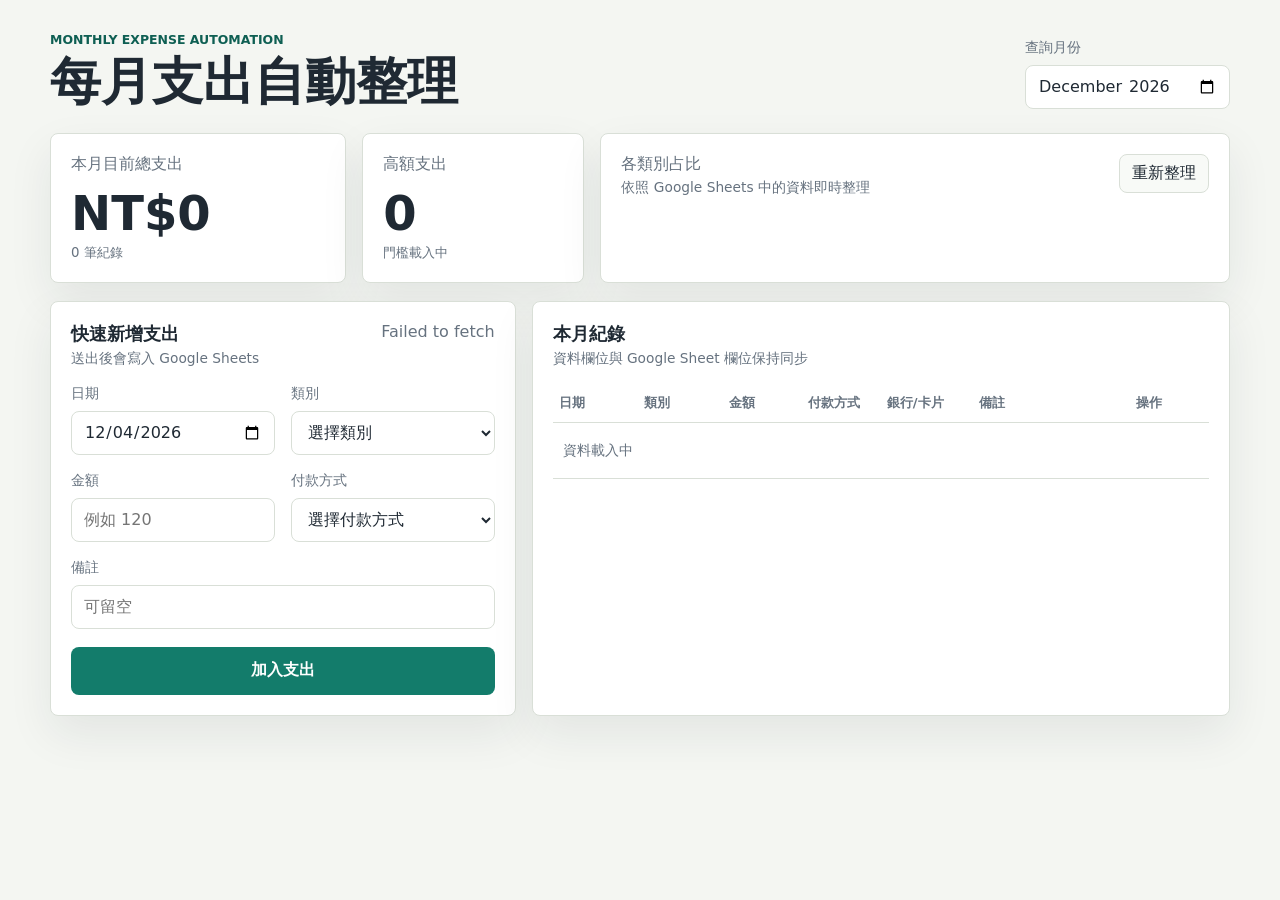
<file: index.html>
<!doctype html>
<html lang="zh-Hant">
  <head>
    <meta charset="utf-8">
    <meta name="viewport" content="width=device-width, initial-scale=1">
    <meta name="description" content="自動整理每月支出的 Google Sheets 記帳看板">
    <title>每月支出自動整理</title>
    <link rel="stylesheet" href="./styles.css">
  </head>
  <body>
    <main class="app-shell">
      <header class="topbar">
        <div>
          <p class="eyebrow">Monthly Expense Automation</p>
          <h1>每月支出自動整理</h1>
        </div>
        <label class="month-picker">
          <span>查詢月份</span>
          <input id="monthInput" type="month" aria-label="查詢月份">
        </label>
      </header>

      <section class="dashboard-grid" aria-label="支出統計看板">
        <article class="metric-panel">
          <span class="panel-label">本月目前總支出</span>
          <strong id="totalAmount">NT$0</strong>
          <small id="expenseCount">0 筆紀錄</small>
        </article>

        <article class="metric-panel">
          <span class="panel-label">高額支出</span>
          <strong id="highExpenseCount">0</strong>
          <small id="thresholdText">門檻載入中</small>
        </article>

        <article class="ratio-panel">
          <div class="panel-heading">
            <div>
              <span class="panel-label">各類別占比</span>
              <p class="panel-subtitle">依照 Google Sheets 中的資料即時整理</p>
            </div>
            <button id="refreshButton" class="ghost-button" type="button">重新整理</button>
          </div>
          <div id="categoryBreakdown" class="category-list"></div>
        </article>
      </section>

      <section class="workspace-grid">
        <form id="expenseForm" class="expense-form">
          <div class="panel-heading">
            <div>
              <h2>快速新增支出</h2>
              <p class="panel-subtitle">送出後會寫入 Google Sheets</p>
            </div>
            <span id="formStatus" role="status" aria-live="polite"></span>
          </div>

          <div class="form-grid">
            <label>
              <span>日期</span>
              <input name="date" type="date" required>
            </label>

            <label>
              <span>類別</span>
              <select id="categorySelect" name="category" required>
                <option value="">選擇類別</option>
              </select>
            </label>

            <label>
              <span>金額</span>
              <input name="amount" type="number" min="1" step="1" inputmode="decimal" placeholder="例如 120" required>
            </label>

            <label>
              <span>付款方式</span>
              <select id="paymentMethodSelect" name="paymentMethod" required>
                <option value="">選擇付款方式</option>
                <option value="現金">現金</option>
                <option value="轉帳">轉帳</option>
                <option value="信用卡">信用卡</option>
              </select>
            </label>

            <label id="transferFeeField" class="conditional-field is-hidden">
              <span>手續費</span>
              <input name="fee" type="number" min="0" step="1" inputmode="decimal" placeholder="例如 15">
            </label>

            <label id="transferBankField" class="conditional-field is-hidden">
              <span>轉帳銀行</span>
              <input name="transferBank" type="text" placeholder="例如 台新銀行">
            </label>

            <label id="cardNameField" class="conditional-field is-hidden">
              <span>卡片名稱</span>
              <input name="cardName" type="text" placeholder="例如 富邦 J 卡">
            </label>

            <label class="wide">
              <span>備註</span>
              <input name="note" type="text" placeholder="可留空">
            </label>
          </div>

          <div class="form-actions">
            <button id="submitButton" class="primary-action" type="submit">加入支出</button>
          </div>
        </form>

        <section class="recent-panel" aria-label="本月支出紀錄">
          <div class="panel-heading">
            <div>
              <h2>本月紀錄</h2>
              <p class="panel-subtitle">資料欄位與 Google Sheet 欄位保持同步</p>
            </div>
            <span id="lastUpdated"></span>
          </div>

          <div class="table-wrap">
            <table>
              <thead>
                <tr>
                  <th>日期</th>
                  <th>類別</th>
                  <th>金額</th>
                  <th>付款方式</th>
                  <th>銀行/卡片</th>
                  <th>備註</th>
                  <th>操作</th>
                </tr>
              </thead>
              <tbody id="expenseRows">
                <tr>
                  <td colspan="7" class="empty-state">資料載入中</td>
                </tr>
              </tbody>
            </table>
          </div>
        </section>
      </section>
    </main>

    <script src="./app.js"></script>
  </body>
</html>
</file>
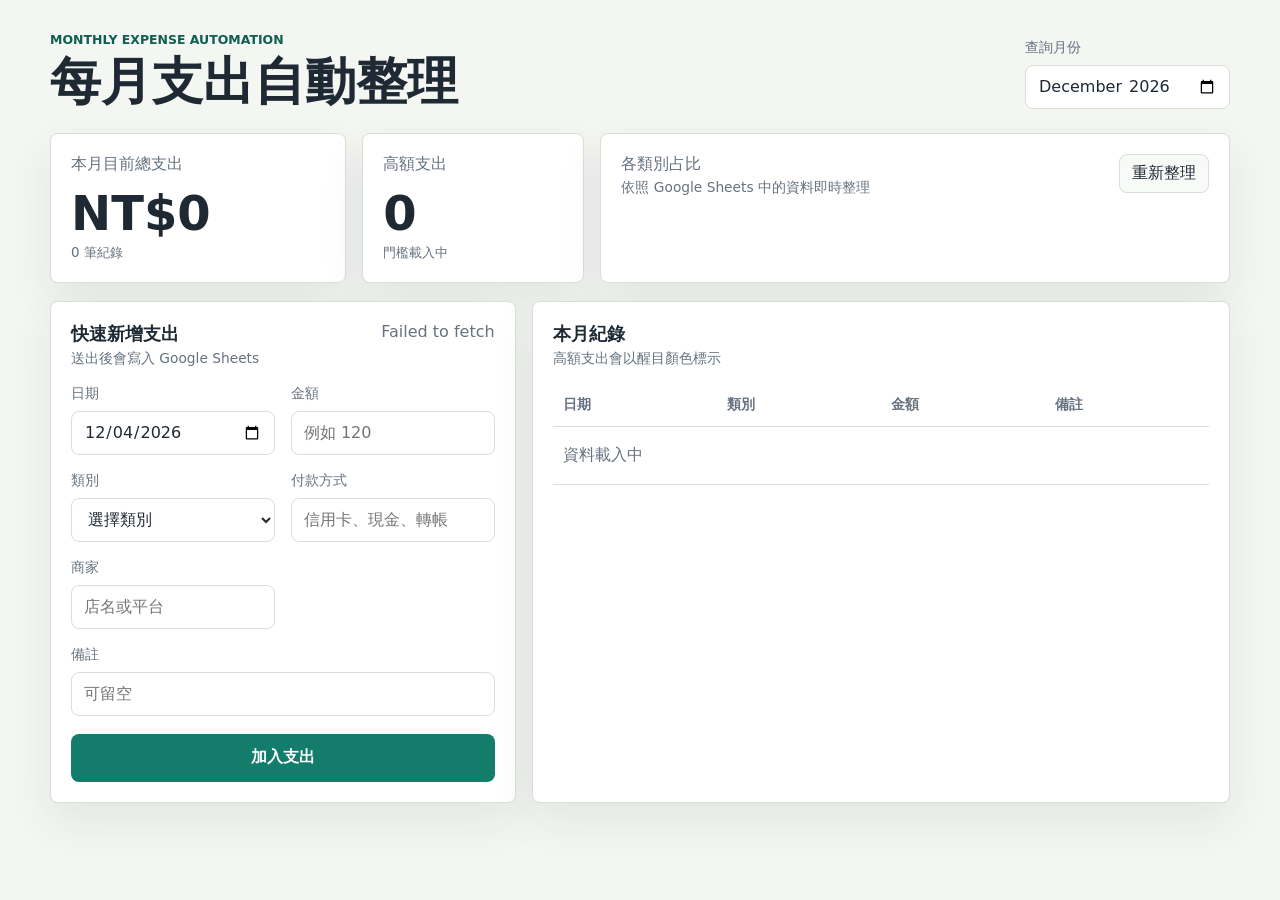
<file: frontend/index.html>
<!doctype html>
<html lang="zh-Hant">
  <head>
    <meta charset="utf-8">
    <meta name="viewport" content="width=device-width, initial-scale=1">
    <meta name="description" content="自動化整理每月支出的 Google Sheets 記帳看板">
    <title>每月支出自動整理</title>
    <link rel="stylesheet" href="./styles.css">
  </head>
  <body>
    <main class="app-shell">
      <header class="topbar">
        <div>
          <p class="eyebrow">Monthly Expense Automation</p>
          <h1>每月支出自動整理</h1>
        </div>
        <label class="month-picker">
          <span>查詢月份</span>
          <input id="monthInput" type="month" aria-label="查詢月份">
        </label>
      </header>

      <section class="dashboard-grid" aria-label="支出統計看板">
        <article class="metric-panel">
          <span class="panel-label">本月目前總支出</span>
          <strong id="totalAmount">NT$0</strong>
          <small id="expenseCount">0 筆紀錄</small>
        </article>

        <article class="metric-panel">
          <span class="panel-label">高額支出</span>
          <strong id="highExpenseCount">0</strong>
          <small id="thresholdText">門檻載入中</small>
        </article>

        <article class="ratio-panel">
          <div class="panel-heading">
            <div>
              <span class="panel-label">各類別占比</span>
              <p class="panel-subtitle">依照 Google Sheets 中的資料即時整理</p>
            </div>
            <button id="refreshButton" class="ghost-button" type="button">重新整理</button>
          </div>
          <div id="categoryBreakdown" class="category-list"></div>
        </article>
      </section>

      <section class="workspace-grid">
        <form id="expenseForm" class="expense-form">
          <div class="panel-heading">
            <div>
              <h2>快速新增支出</h2>
              <p class="panel-subtitle">送出後會寫入 Google Sheets</p>
            </div>
            <span id="formStatus" role="status" aria-live="polite"></span>
          </div>

          <div class="form-grid">
            <label>
              <span>日期</span>
              <input name="date" type="date" required>
            </label>

            <label>
              <span>金額</span>
              <input name="amount" type="number" min="1" step="1" inputmode="decimal" placeholder="例如 120" required>
            </label>

            <label>
              <span>類別</span>
              <select name="category" required>
                <option value="">選擇類別</option>
                <option value="餐飲">餐飲</option>
                <option value="交通">交通</option>
                <option value="購物">購物</option>
                <option value="娛樂">娛樂</option>
                <option value="居家">居家</option>
                <option value="醫療">醫療</option>
                <option value="學習">學習</option>
                <option value="訂閱">訂閱</option>
                <option value="其他">其他</option>
              </select>
            </label>

            <label>
              <span>付款方式</span>
              <input name="paymentMethod" type="text" placeholder="信用卡、現金、轉帳">
            </label>

            <label>
              <span>商家</span>
              <input name="vendor" type="text" placeholder="店名或平台">
            </label>

            <label class="wide">
              <span>備註</span>
              <input name="note" type="text" placeholder="可留空">
            </label>
          </div>

          <button class="primary-action" type="submit">加入支出</button>
        </form>

        <section class="recent-panel" aria-label="本月支出紀錄">
          <div class="panel-heading">
            <div>
              <h2>本月紀錄</h2>
              <p class="panel-subtitle">高額支出會以醒目顏色標示</p>
            </div>
            <span id="lastUpdated"></span>
          </div>

          <div class="table-wrap">
            <table>
              <thead>
                <tr>
                  <th>日期</th>
                  <th>類別</th>
                  <th>金額</th>
                  <th>備註</th>
                </tr>
              </thead>
              <tbody id="expenseRows">
                <tr>
                  <td colspan="4" class="empty-state">資料載入中</td>
                </tr>
              </tbody>
            </table>
          </div>
        </section>
      </section>
    </main>

    <script src="./app.js"></script>
  </body>
</html>
</file>
<file: styles.css>
:root {
  color-scheme: light;
  --bg: #f4f6f2;
  --surface: #ffffff;
  --surface-soft: #f8faf7;
  --ink: #1f2933;
  --muted: #66727f;
  --line: #d9dfd7;
  --accent: #137c6b;
  --accent-dark: #0e5f53;
  --warning: #b85c1e;
  --danger-bg: #fff4ec;
  --shadow: 0 18px 45px rgba(31, 41, 51, 0.08);
}

* {
  box-sizing: border-box;
}

body {
  margin: 0;
  min-height: 100vh;
  background: var(--bg);
  color: var(--ink);
  font-family: Inter, "Noto Sans TC", "Microsoft JhengHei", system-ui, sans-serif;
}

button,
input,
select {
  font: inherit;
}

button {
  cursor: pointer;
}

.app-shell {
  width: min(1180px, calc(100% - 32px));
  margin: 0 auto;
  padding: 32px 0;
}

.topbar {
  display: grid;
  grid-template-columns: 1fr auto;
  align-items: end;
  gap: 20px;
  margin-bottom: 24px;
}

.eyebrow {
  margin: 0 0 8px;
  color: var(--accent-dark);
  font-size: 0.78rem;
  font-weight: 700;
  letter-spacing: 0;
  text-transform: uppercase;
}

h1,
h2,
p {
  margin: 0;
}

h1 {
  font-size: clamp(2rem, 4vw, 3.5rem);
  line-height: 1.05;
  letter-spacing: 0;
}

h2 {
  font-size: 1.12rem;
  letter-spacing: 0;
}

.month-picker,
.expense-form label {
  display: grid;
  gap: 8px;
}

.month-picker {
  min-width: 190px;
}

.month-picker span,
.expense-form label span,
.panel-label,
.panel-subtitle,
small,
#formStatus,
#lastUpdated {
  color: var(--muted);
}

.month-picker span,
.expense-form label span {
  font-size: 0.9rem;
}

input,
select {
  width: 100%;
  min-height: 44px;
  border: 1px solid var(--line);
  border-radius: 8px;
  background: #fff;
  color: var(--ink);
  padding: 10px 12px;
  outline: none;
}

input:focus,
select:focus {
  border-color: var(--accent);
  box-shadow: 0 0 0 3px rgba(19, 124, 107, 0.14);
}

.dashboard-grid {
  display: grid;
  grid-template-columns: minmax(180px, 0.8fr) minmax(180px, 0.6fr) minmax(300px, 1.7fr);
  gap: 16px;
  margin-bottom: 18px;
}

.workspace-grid {
  display: grid;
  grid-template-columns: minmax(320px, 0.9fr) minmax(420px, 1.35fr);
  gap: 16px;
}

.workspace-grid > * {
  min-width: 0;
}

.metric-panel,
.ratio-panel,
.expense-form,
.recent-panel {
  background: var(--surface);
  border: 1px solid var(--line);
  border-radius: 8px;
  box-shadow: var(--shadow);
  min-width: 0;
  padding: 20px;
}

.metric-panel {
  display: grid;
  align-content: space-between;
  min-height: 150px;
}

.metric-panel strong {
  margin: 12px 0 4px;
  font-size: clamp(2rem, 4vw, 3rem);
  line-height: 1;
}

.panel-heading {
  display: grid;
  grid-template-columns: 1fr auto;
  align-items: start;
  gap: 16px;
  margin-bottom: 16px;
}

.panel-subtitle {
  margin-top: 4px;
  font-size: 0.86rem;
}

.ghost-button {
  min-height: 36px;
  border: 1px solid var(--line);
  border-radius: 8px;
  background: var(--surface-soft);
  color: var(--ink);
  padding: 8px 12px;
}

.ghost-button:hover {
  border-color: var(--accent);
  color: var(--accent-dark);
}

.category-list {
  display: grid;
  gap: 12px;
}

.category-item {
  display: grid;
  grid-template-columns: 88px 1fr 82px;
  align-items: center;
  gap: 12px;
}

.category-item strong {
  overflow: hidden;
  text-overflow: ellipsis;
  white-space: nowrap;
}

.bar-track {
  height: 10px;
  overflow: hidden;
  border-radius: 999px;
  background: #edf0ec;
}

.bar-fill {
  height: 100%;
  border-radius: inherit;
  background: var(--accent);
}

.category-total {
  color: var(--muted);
  font-size: 0.9rem;
  text-align: right;
}

.form-grid {
  display: grid;
  grid-template-columns: repeat(2, minmax(0, 1fr));
  gap: 16px;
}

.wide {
  grid-column: 1 / -1;
}

.conditional-field.is-hidden {
  display: none;
}

.form-actions {
  margin-top: 18px;
}

.primary-action {
  width: 100%;
  min-height: 48px;
  border: 0;
  border-radius: 8px;
  background: var(--accent);
  color: #fff;
  font-weight: 700;
}

.primary-action:hover {
  background: var(--accent-dark);
}

.is-hidden {
  display: none !important;
}

.row-actions {
  display: flex;
  gap: 4px;
  justify-content: center;
  white-space: nowrap;
}

.row-action {
  display: inline-grid;
  place-items: center;
  width: 28px;
  height: 28px;
  min-height: 28px;
  border: 1px solid var(--line);
  border-radius: 8px;
  background: var(--surface-soft);
  color: var(--ink);
  padding: 0;
  line-height: 1;
}

.row-action.danger {
  color: var(--warning);
}

.icon-button:hover {
  border-color: var(--accent);
  background: #ffffff;
}

.table-wrap {
  width: 100%;
  max-width: 100%;
  overflow-x: hidden;
}

table {
  width: 100%;
  max-width: 100%;
  table-layout: fixed;
  border-collapse: collapse;
}

th,
td {
  border-bottom: 1px solid var(--line);
  padding: 10px 6px;
  text-align: left;
  vertical-align: top;
  overflow-wrap: anywhere;
  word-break: break-word;
  white-space: normal;
}

th {
  color: var(--muted);
  font-size: 0.82rem;
  font-weight: 700;
}

td {
  font-size: 0.9rem;
}

td.amount {
  font-weight: 700;
  text-align: right;
}

th:nth-child(1),
td:nth-child(1) {
  width: 13%;
}

th:nth-child(2),
td:nth-child(2) {
  width: 13%;
}

th:nth-child(3),
td:nth-child(3) {
  width: 12%;
}

th:nth-child(4),
td:nth-child(4) {
  width: 12%;
}

th:nth-child(5),
td:nth-child(5) {
  width: 14%;
}

th:nth-child(6),
td:nth-child(6) {
  width: 24%;
}

th:nth-child(7),
td:nth-child(7) {
  width: 12%;
}

.empty-state {
  color: var(--muted);
  padding: 18px 10px;
}

.high-expense {
  background: var(--danger-bg);
  color: var(--warning);
}

@media (max-width: 860px) {
  .app-shell {
    width: min(100% - 24px, 680px);
    padding: 20px 0;
  }

  .topbar,
  .dashboard-grid,
  .workspace-grid,
  .form-grid {
    grid-template-columns: 1fr;
  }

  .month-picker {
    min-width: 0;
  }

  .category-item {
    grid-template-columns: 72px 1fr 70px;
  }
}
</file>
<file: frontend/styles.css>
:root {
  color-scheme: light;
  --bg: #f4f6f2;
  --surface: #ffffff;
  --surface-soft: #f8faf7;
  --ink: #1f2933;
  --muted: #66727f;
  --line: #d9dfd7;
  --accent: #137c6b;
  --accent-dark: #0e5f53;
  --warning: #b85c1e;
  --danger-bg: #fff4ec;
  --shadow: 0 18px 45px rgba(31, 41, 51, 0.08);
}

* {
  box-sizing: border-box;
}

body {
  margin: 0;
  min-height: 100vh;
  background: var(--bg);
  color: var(--ink);
  font-family: Inter, "Noto Sans TC", "Microsoft JhengHei", system-ui, sans-serif;
}

button,
input,
select {
  font: inherit;
}

button {
  cursor: pointer;
}

.app-shell {
  width: min(1180px, calc(100% - 32px));
  margin: 0 auto;
  padding: 32px 0;
}

.topbar {
  display: grid;
  grid-template-columns: 1fr auto;
  align-items: end;
  gap: 20px;
  margin-bottom: 24px;
}

.eyebrow {
  margin: 0 0 8px;
  color: var(--accent-dark);
  font-size: 0.78rem;
  font-weight: 700;
  letter-spacing: 0;
  text-transform: uppercase;
}

h1,
h2,
p {
  margin: 0;
}

h1 {
  font-size: clamp(2rem, 4vw, 3.5rem);
  line-height: 1.05;
  letter-spacing: 0;
}

h2 {
  font-size: 1.12rem;
  letter-spacing: 0;
}

.month-picker,
.expense-form label {
  display: grid;
  gap: 8px;
}

.month-picker {
  min-width: 190px;
}

.month-picker span,
.expense-form label span,
.panel-label,
.panel-subtitle,
small,
#formStatus,
#lastUpdated {
  color: var(--muted);
}

.month-picker span,
.expense-form label span {
  font-size: 0.9rem;
}

input,
select {
  width: 100%;
  min-height: 44px;
  border: 1px solid var(--line);
  border-radius: 8px;
  background: #fff;
  color: var(--ink);
  padding: 10px 12px;
  outline: none;
}

input:focus,
select:focus {
  border-color: var(--accent);
  box-shadow: 0 0 0 3px rgba(19, 124, 107, 0.14);
}

.dashboard-grid {
  display: grid;
  grid-template-columns: minmax(180px, 0.8fr) minmax(180px, 0.6fr) minmax(300px, 1.7fr);
  gap: 16px;
  margin-bottom: 18px;
}

.workspace-grid {
  display: grid;
  grid-template-columns: minmax(320px, 0.9fr) minmax(420px, 1.35fr);
  gap: 16px;
}

.metric-panel,
.ratio-panel,
.expense-form,
.recent-panel {
  background: var(--surface);
  border: 1px solid var(--line);
  border-radius: 8px;
  box-shadow: var(--shadow);
  padding: 20px;
}

.metric-panel {
  display: grid;
  align-content: space-between;
  min-height: 150px;
}

.metric-panel strong {
  margin: 12px 0 4px;
  font-size: clamp(2rem, 4vw, 3rem);
  line-height: 1;
}

.panel-heading {
  display: grid;
  grid-template-columns: 1fr auto;
  align-items: start;
  gap: 16px;
  margin-bottom: 16px;
}

.panel-subtitle {
  margin-top: 4px;
  font-size: 0.86rem;
}

.ghost-button {
  min-height: 36px;
  border: 1px solid var(--line);
  border-radius: 8px;
  background: var(--surface-soft);
  color: var(--ink);
  padding: 8px 12px;
}

.ghost-button:hover {
  border-color: var(--accent);
  color: var(--accent-dark);
}

.category-list {
  display: grid;
  gap: 12px;
}

.category-item {
  display: grid;
  grid-template-columns: 88px 1fr 82px;
  align-items: center;
  gap: 12px;
}

.category-item strong {
  overflow: hidden;
  text-overflow: ellipsis;
  white-space: nowrap;
}

.bar-track {
  height: 10px;
  overflow: hidden;
  border-radius: 999px;
  background: #edf0ec;
}

.bar-fill {
  height: 100%;
  border-radius: inherit;
  background: var(--accent);
}

.category-total {
  color: var(--muted);
  font-size: 0.9rem;
  text-align: right;
}

.form-grid {
  display: grid;
  grid-template-columns: repeat(2, minmax(0, 1fr));
  gap: 16px;
}

.wide {
  grid-column: 1 / -1;
}

.primary-action {
  width: 100%;
  min-height: 48px;
  margin-top: 18px;
  border: 0;
  border-radius: 8px;
  background: var(--accent);
  color: #fff;
  font-weight: 700;
}

.primary-action:hover {
  background: var(--accent-dark);
}

.table-wrap {
  overflow: auto;
}

table {
  width: 100%;
  min-width: 520px;
  border-collapse: collapse;
}

th,
td {
  border-bottom: 1px solid var(--line);
  padding: 12px 10px;
  text-align: left;
  vertical-align: top;
}

th {
  color: var(--muted);
  font-size: 0.86rem;
  font-weight: 700;
}

td.amount {
  font-weight: 700;
  text-align: right;
}

.empty-state {
  color: var(--muted);
  padding: 18px 10px;
}

.high-expense {
  background: var(--danger-bg);
  color: var(--warning);
}

@media (max-width: 860px) {
  .app-shell {
    width: min(100% - 24px, 680px);
    padding: 20px 0;
  }

  .topbar,
  .dashboard-grid,
  .workspace-grid,
  .form-grid {
    grid-template-columns: 1fr;
  }

  .month-picker {
    min-width: 0;
  }

  .category-item {
    grid-template-columns: 72px 1fr 70px;
  }
}
</file>
